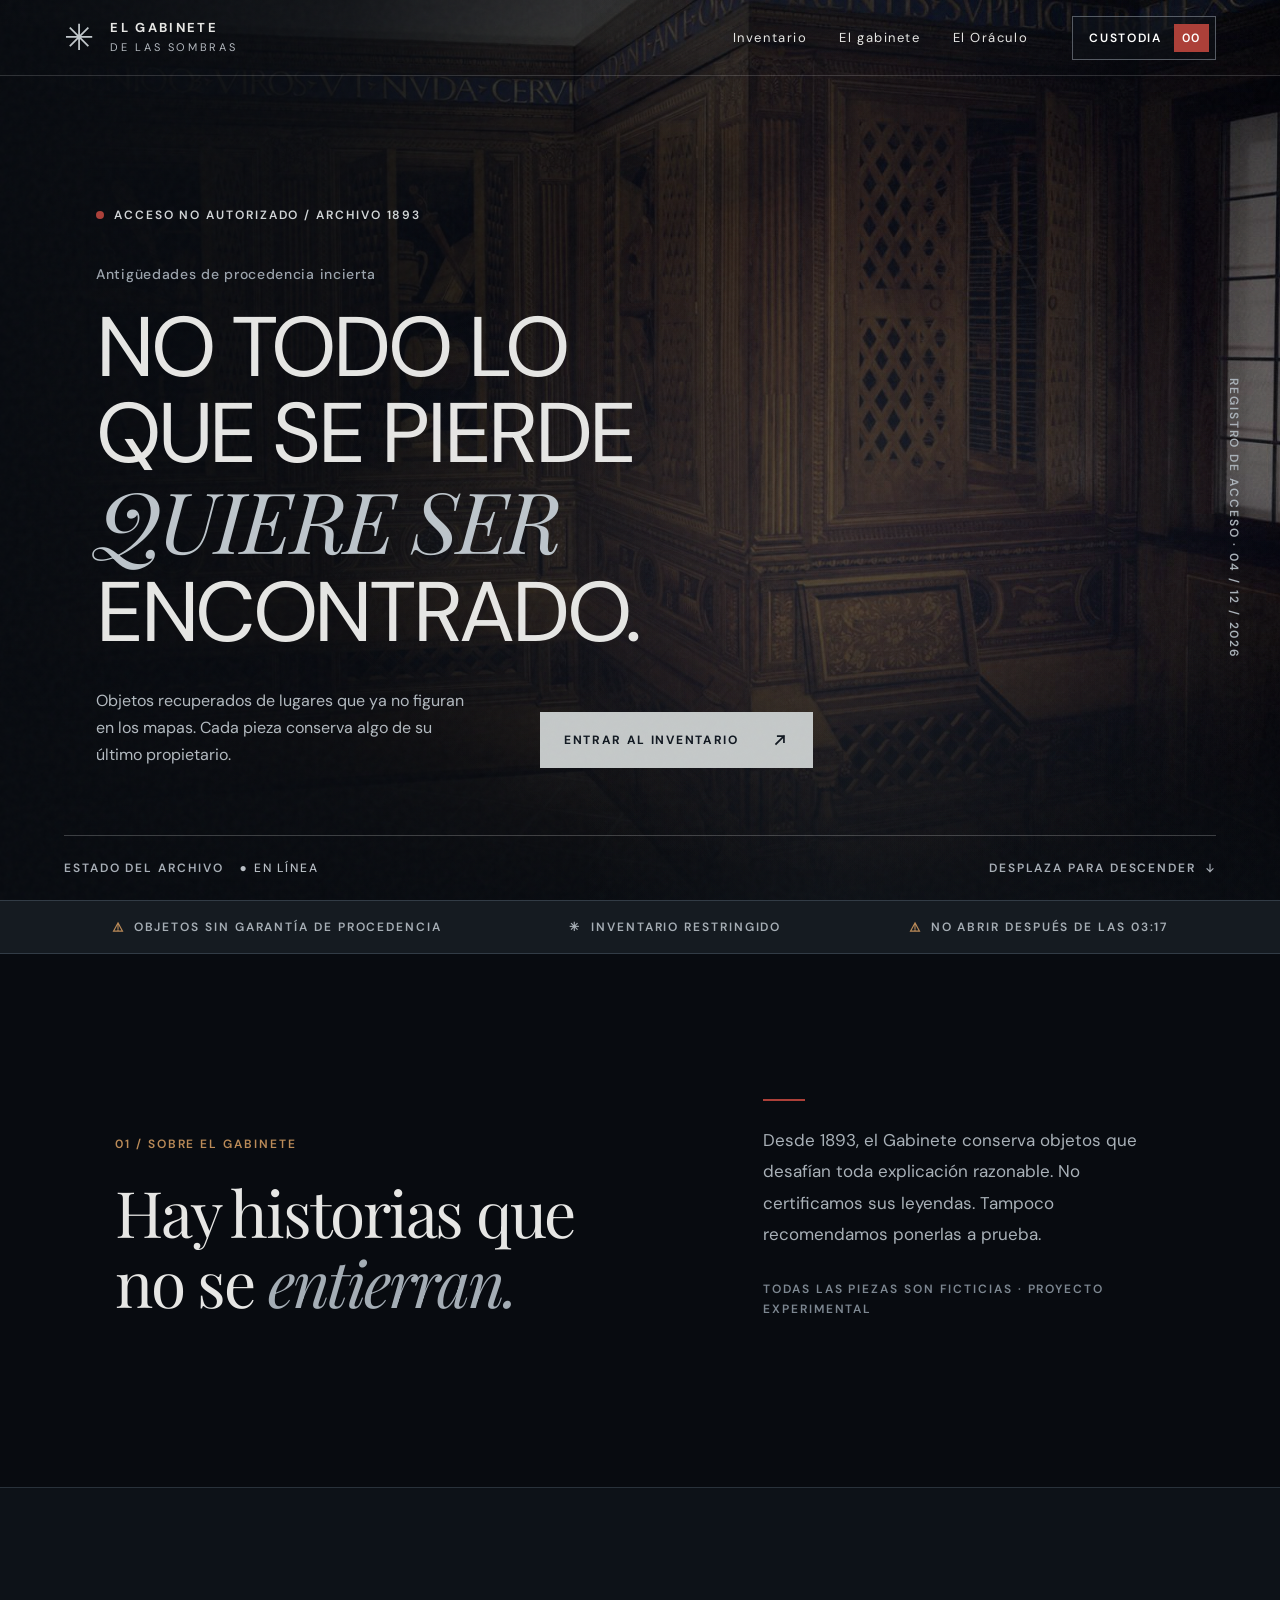
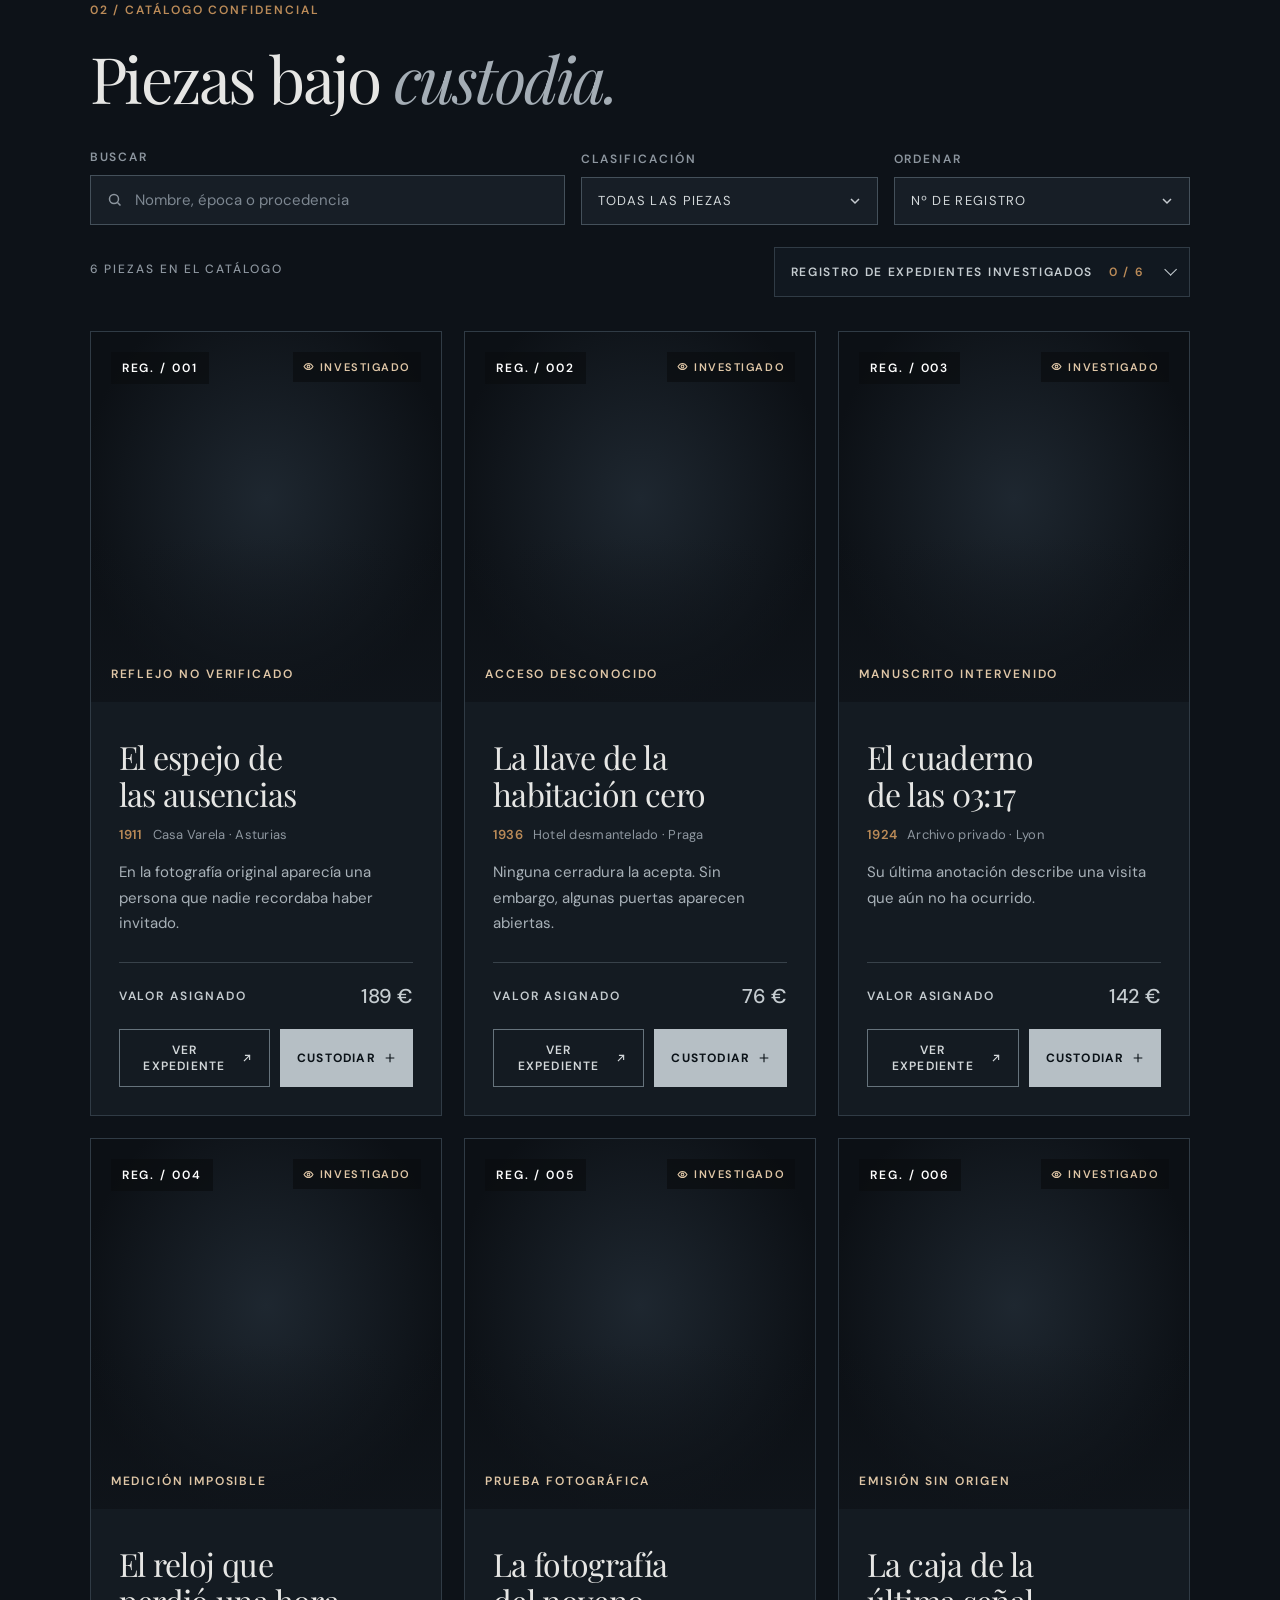
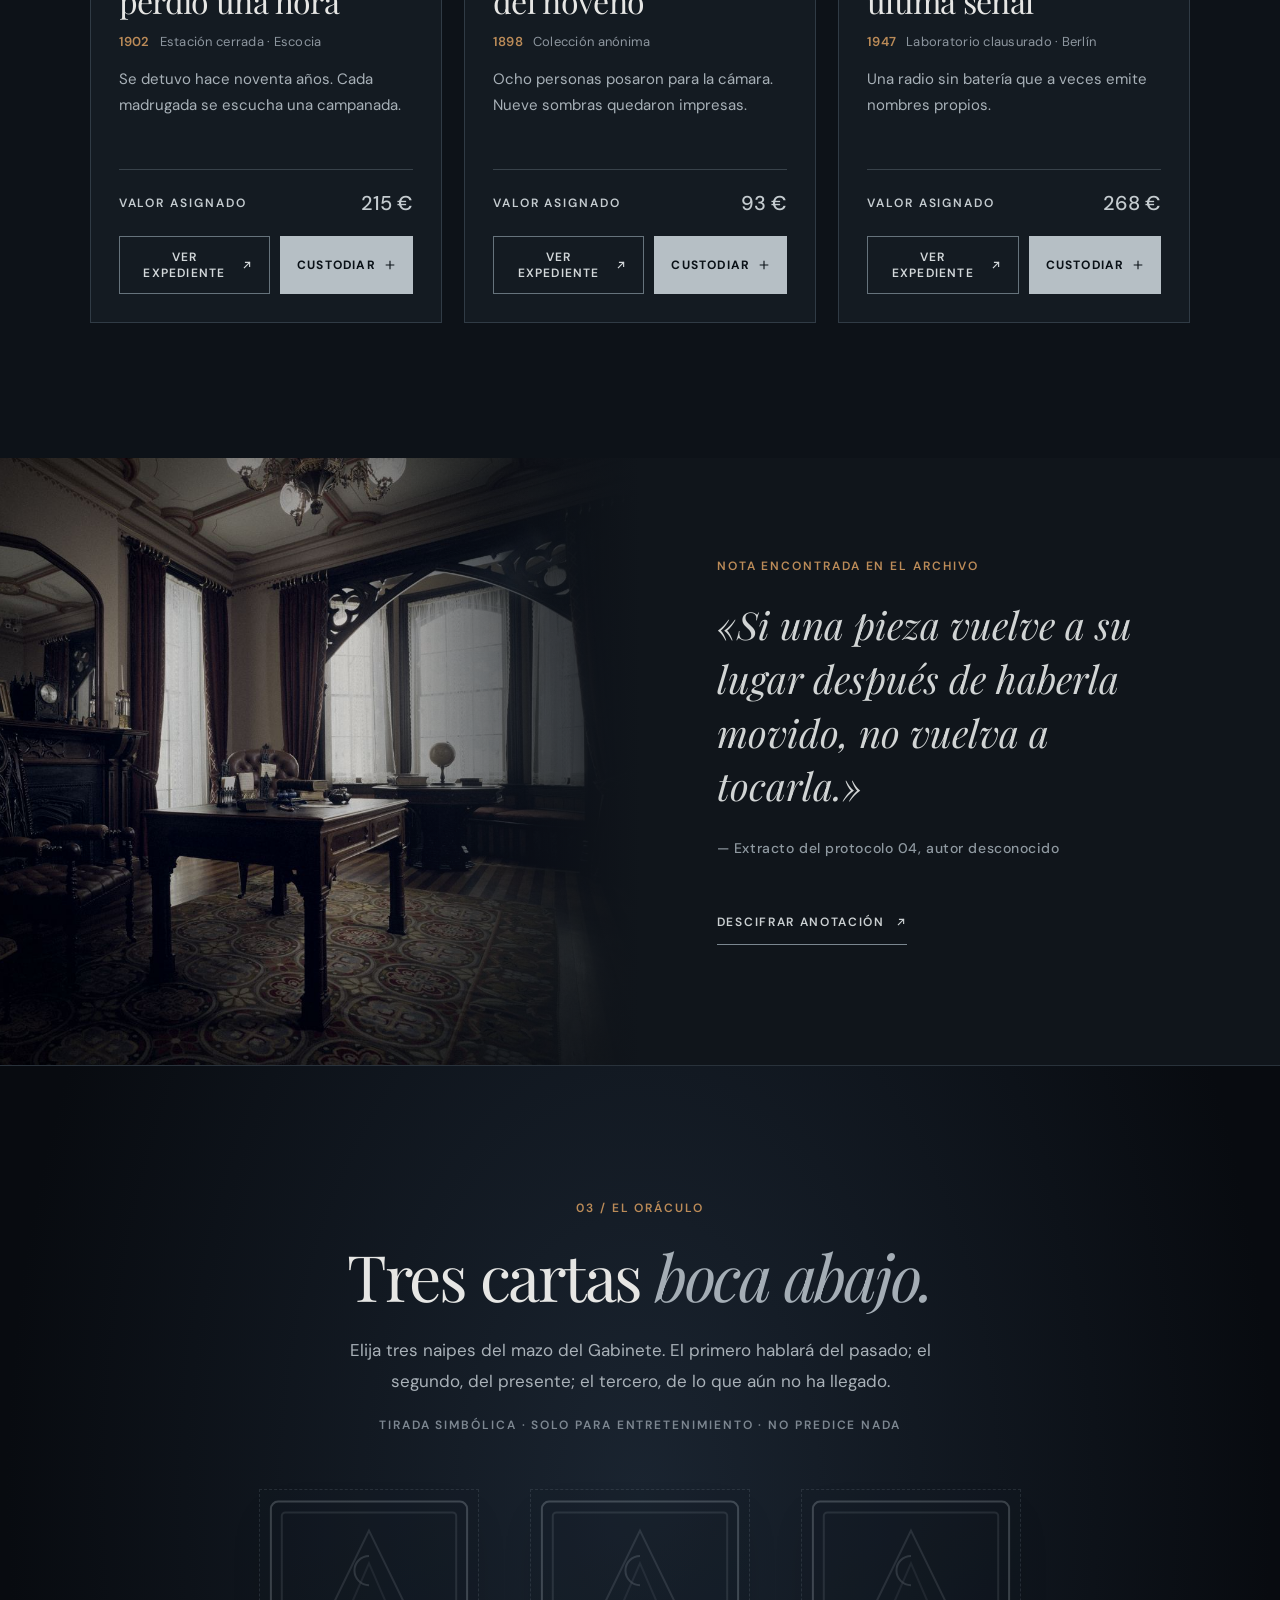
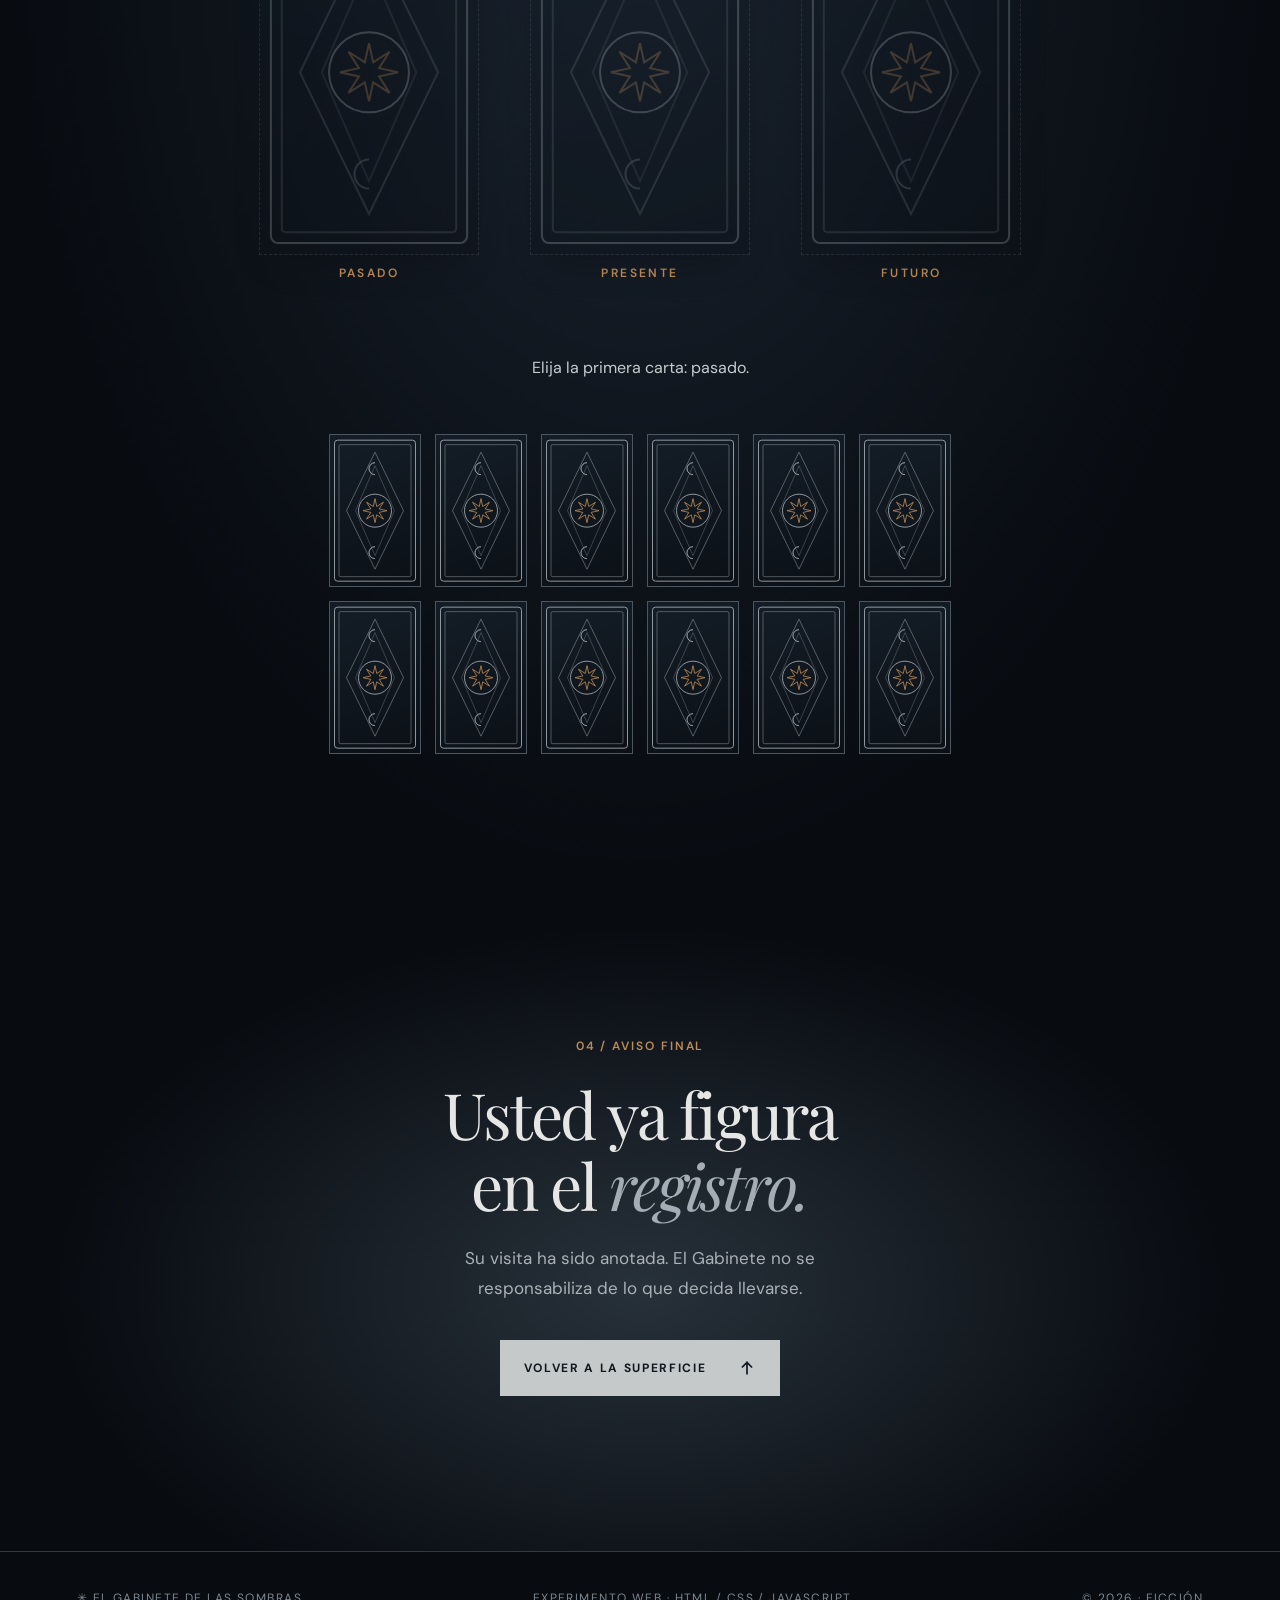
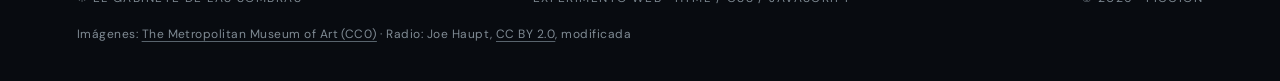
<file: index.html>
<!doctype html>
<html lang="es">
<head>
<meta charset="UTF-8">
<meta name="viewport" content="width=device-width,initial-scale=1">
<meta name="theme-color" content="#080b10">
<meta name="description" content="Inventario reservado de antigüedades de procedencia incierta. Proyecto de ficción.">
<title>El Gabinete de las Sombras — Inventario reservado</title>
<meta http-equiv="Content-Security-Policy" content="default-src 'self'; script-src 'self'; style-src 'self'; img-src 'self' data:; font-src 'self'; connect-src 'none'; object-src 'none'; base-uri 'self'; form-action 'none'">
<meta name="referrer" content="strict-origin-when-cross-origin">
<link rel="preload" href="assets/fonts/dm-sans-latin.woff2" as="font" type="font/woff2" crossorigin>
<link rel="preload" href="assets/hero.jpg" as="image">
<link rel="stylesheet" href="style.css">
<script src="script.js" defer></script>
<script src="oracle.js" defer></script>
</head>
<body>
<a class="skip" href="#inventario">Saltar al inventario</a>
<div class="grain" aria-hidden="true"></div>
<header class="top">
<a class="brand" href="#inicio"><span class="sigil" aria-hidden="true">✳</span><span>EL GABINETE <small>DE LAS SOMBRAS</small></span></a>
<nav aria-label="Principal"><a href="#inventario">Inventario</a><a href="#origen">El gabinete</a><a href="#oraculo">El Oráculo</a></nav>
<button id="basketBtn" class="basket" aria-haspopup="dialog">CUSTODIA <span id="count">00</span><span class="sr"> piezas retenidas</span></button>
</header>
<main>
<section id="inicio" class="hero">
<div class="heroImage" aria-hidden="true"></div><div class="mist" aria-hidden="true"></div>
<div class="heroInner">
<div class="eyebrow"><span class="pulse" aria-hidden="true"></span> ACCESO NO AUTORIZADO / ARCHIVO 1893</div>
<div class="heroTitle"><span class="overline">Antigüedades de procedencia incierta</span><h1>NO TODO LO<br>QUE SE PIERDE<br><em>QUIERE SER</em><br>ENCONTRADO.</h1></div>
<div class="heroFoot"><p>Objetos recuperados de lugares que ya no figuran en los mapas. Cada pieza conserva algo de su último propietario.</p><a class="primary" href="#inventario">ENTRAR AL INVENTARIO <svg class="ico" aria-hidden="true" viewBox="0 0 16 16"><path d="M4.5 11.5l7-7M6 4.5h5.5V10"/></svg></a></div>
</div>
<div class="vertical">REGISTRO DE ACCESO · <span id="accessDate">13 / 10 / 2026</span></div>
<div class="heroBottom">ESTADO DEL ARCHIVO <b>● EN LÍNEA</b><span>DESPLAZA PARA DESCENDER <svg class="ico" aria-hidden="true" viewBox="0 0 16 16"><path d="M8 3v10M4 9l4 4 4-4"/></svg></span></div>
</section>
<section class="marquee" aria-label="Aviso"><span><svg class="ico" aria-hidden="true" viewBox="0 0 16 16"><path d="M8 2.5l6 11H2zM8 6.5v3.5M8 11.6v.4"/></svg> OBJETOS SIN GARANTÍA DE PROCEDENCIA</span><span><span aria-hidden="true">✳</span> INVENTARIO RESTRINGIDO</span><span><svg class="ico" aria-hidden="true" viewBox="0 0 16 16"><path d="M8 2.5l6 11H2zM8 6.5v3.5M8 11.6v.4"/></svg> NO ABRIR DESPUÉS DE LAS 03:17</span></section>
<section class="intro" id="origen">
<div><span class="kicker">01 / SOBRE EL GABINETE</span><h2>Hay historias que<br>no se <i>entierran.</i></h2></div>
<div class="introRight"><div class="redline" aria-hidden="true"></div><p>Desde 1893, el Gabinete conserva objetos que desafían toda explicación razonable. No certificamos sus leyendas. Tampoco recomendamos ponerlas a prueba.</p><p class="micro">TODAS LAS PIEZAS SON FICTICIAS · PROYECTO EXPERIMENTAL</p></div>
</section>
<section id="inventario" class="catalog" aria-labelledby="catalogTitle">
<div class="sectionHead">
<div><span class="kicker">02 / CATÁLOGO CONFIDENCIAL</span><h2 id="catalogTitle">Piezas bajo <i>custodia.</i></h2></div>
</div>
<div class="controls" role="search" aria-label="Buscar en el catálogo">
<div class="field fieldSearch"><label for="search">BUSCAR</label><input id="search" type="search" placeholder="Nombre, época o procedencia" autocomplete="off" spellcheck="false"></div>
<div class="field"><label for="filter">CLASIFICACIÓN</label><select id="filter"><option value="all">TODAS LAS PIEZAS</option><option value="objeto">OBJETOS</option><option value="documento">DOCUMENTOS</option><option value="instrumento">INSTRUMENTOS</option></select></div>
<div class="field"><label for="sort">ORDENAR</label><select id="sort"><option value="reg">Nº DE REGISTRO</option><option value="old">ÉPOCA · MÁS ANTIGUA</option><option value="new">ÉPOCA · MÁS RECIENTE</option><option value="low">VALOR · MENOR</option><option value="high">VALOR · MAYOR</option></select></div>
</div>
<div class="catalogStatus">
<p id="resultCount" class="resultCount" aria-live="polite"></p>
<details class="registry" id="registry"><summary>REGISTRO DE EXPEDIENTES INVESTIGADOS <b id="invCount">0 / 6</b></summary><div class="registryBody"><div class="meter" aria-hidden="true"><span id="invMeter"></span></div><ol id="invList"></ol><button id="invReset" class="linkButton" hidden>BORRAR EL REGISTRO</button></div></details>
</div>
<div id="gallery" class="gallery"></div>
<div id="noResults" class="noResults" hidden><p>Ningún objeto del archivo responde a esa búsqueda.</p><button id="clearSearch" class="outline">MOSTRAR TODAS LAS PIEZAS</button></div>
</section>
<section class="interlude" aria-label="Nota encontrada en el archivo">
<div class="interludePhoto" aria-hidden="true"></div>
<div class="interludeContent"><span class="kicker">NOTA ENCONTRADA EN EL ARCHIVO</span><p>«Si una pieza vuelve a su lugar después de haberla movido, no vuelva a tocarla.»</p><span class="signature">— Extracto del protocolo 04, autor desconocido</span><button id="reveal" class="textButton" aria-expanded="false" aria-controls="hiddenNote">DESCIFRAR ANOTACIÓN <svg class="ico" aria-hidden="true" viewBox="0 0 16 16"><path d="M4.5 11.5l7-7M6 4.5h5.5V10"/></svg></button><div id="hiddenNote" class="hiddenNote" aria-live="polite"></div></div>
</section>
<section id="oraculo" class="oracle" aria-labelledby="oracleTitle">
<div class="oracleIntro"><span class="kicker">03 / EL ORÁCULO</span><h2 id="oracleTitle">Tres cartas <i>boca abajo.</i></h2><p>Elija tres naipes del mazo del Gabinete. El primero hablará del pasado; el segundo, del presente; el tercero, de lo que aún no ha llegado.</p><p class="micro">TIRADA SIMBÓLICA · SOLO PARA ENTRETENIMIENTO · NO PREDICE NADA</p></div>
<ol class="spread" id="spread"></ol>
<p id="oracleStatus" class="oracleStatus" aria-live="polite"></p>
<div class="deck" id="deck" role="group" aria-label="Mazo de doce cartas boca abajo"></div>
<div class="reading" id="reading" hidden><h3 id="readingTitle" tabindex="-1">La lectura del <i>Oráculo.</i></h3><ol id="readingList"></ol><button id="reshuffle" class="outline">BARAJAR DE NUEVO <svg class="ico" aria-hidden="true" viewBox="0 0 16 16"><path d="M2.5 5h8l-2-2M13.5 11h-8l2 2M10.5 5c1.7 0 3 1.3 3 3M5.5 11c-1.7 0-3-1.3-3-3"/></svg></button></div>
</section>
<section class="last" aria-labelledby="lastTitle"><span class="kicker">04 / AVISO FINAL</span><h2 id="lastTitle">Usted ya figura<br>en el <i>registro.</i></h2><p>Su visita ha sido anotada. El Gabinete no se responsabiliza de lo que decida llevarse.</p><a href="#inicio" class="primary">VOLVER A LA SUPERFICIE <svg class="ico" aria-hidden="true" viewBox="0 0 16 16"><path d="M8 13V3M4 7l4-4 4 4"/></svg></a></section>
</main>
<footer><span><span aria-hidden="true">✳</span> EL GABINETE DE LAS SOMBRAS</span><span>EXPERIMENTO WEB · HTML / CSS / JAVASCRIPT</span><span>© 2026 · FICCIÓN</span><span class="credits">Imágenes: <a href="creditos.html">The Metropolitan Museum of Art (CC0)</a> · Radio: Joe Haupt, <a href="https://creativecommons.org/licenses/by/2.0/deed.es">CC BY 2.0</a>, modificada</span></footer>
<dialog id="dossier" aria-labelledby="dossierTitle"><button class="close" id="closeDossier" aria-label="Cerrar expediente"><svg aria-hidden="true" viewBox="0 0 16 16"><path d="M3.5 3.5l9 9M12.5 3.5l-9 9"/></svg></button><div id="dossierBody" class="dialogScroll"></div></dialog>
<dialog id="basketDialog" aria-labelledby="basketTitle"><button class="close" id="closeBasket" aria-label="Cerrar custodia"><svg aria-hidden="true" viewBox="0 0 16 16"><path d="M3.5 3.5l9 9M12.5 3.5l-9 9"/></svg></button><div class="dialogScroll"><div class="dialogInner"><span class="kicker">ARCHIVO DE CUSTODIA</span><h2 id="basketTitle" tabindex="-1">Piezas <i>retenidas.</i></h2><div id="basketList"></div><div class="basketFooter"><span id="total"></span><div class="basketActions"><button id="printActa" class="add">EMITIR ACTA DE CUSTODIA <svg class="ico" aria-hidden="true" viewBox="0 0 16 16"><path d="M4.5 6V2.5h7V6M4.5 11.5h-2v-5h11v5h-2M4.5 9.5h7v4h-7z"/></svg></button><button id="clearBasket" class="outline">LIBERAR TODAS LAS PIEZAS</button></div></div></div></div></dialog>
<section id="acta" class="acta" aria-hidden="true"></section>
<div id="toast" role="status" aria-live="polite"></div>
</body>
</html>
</file>
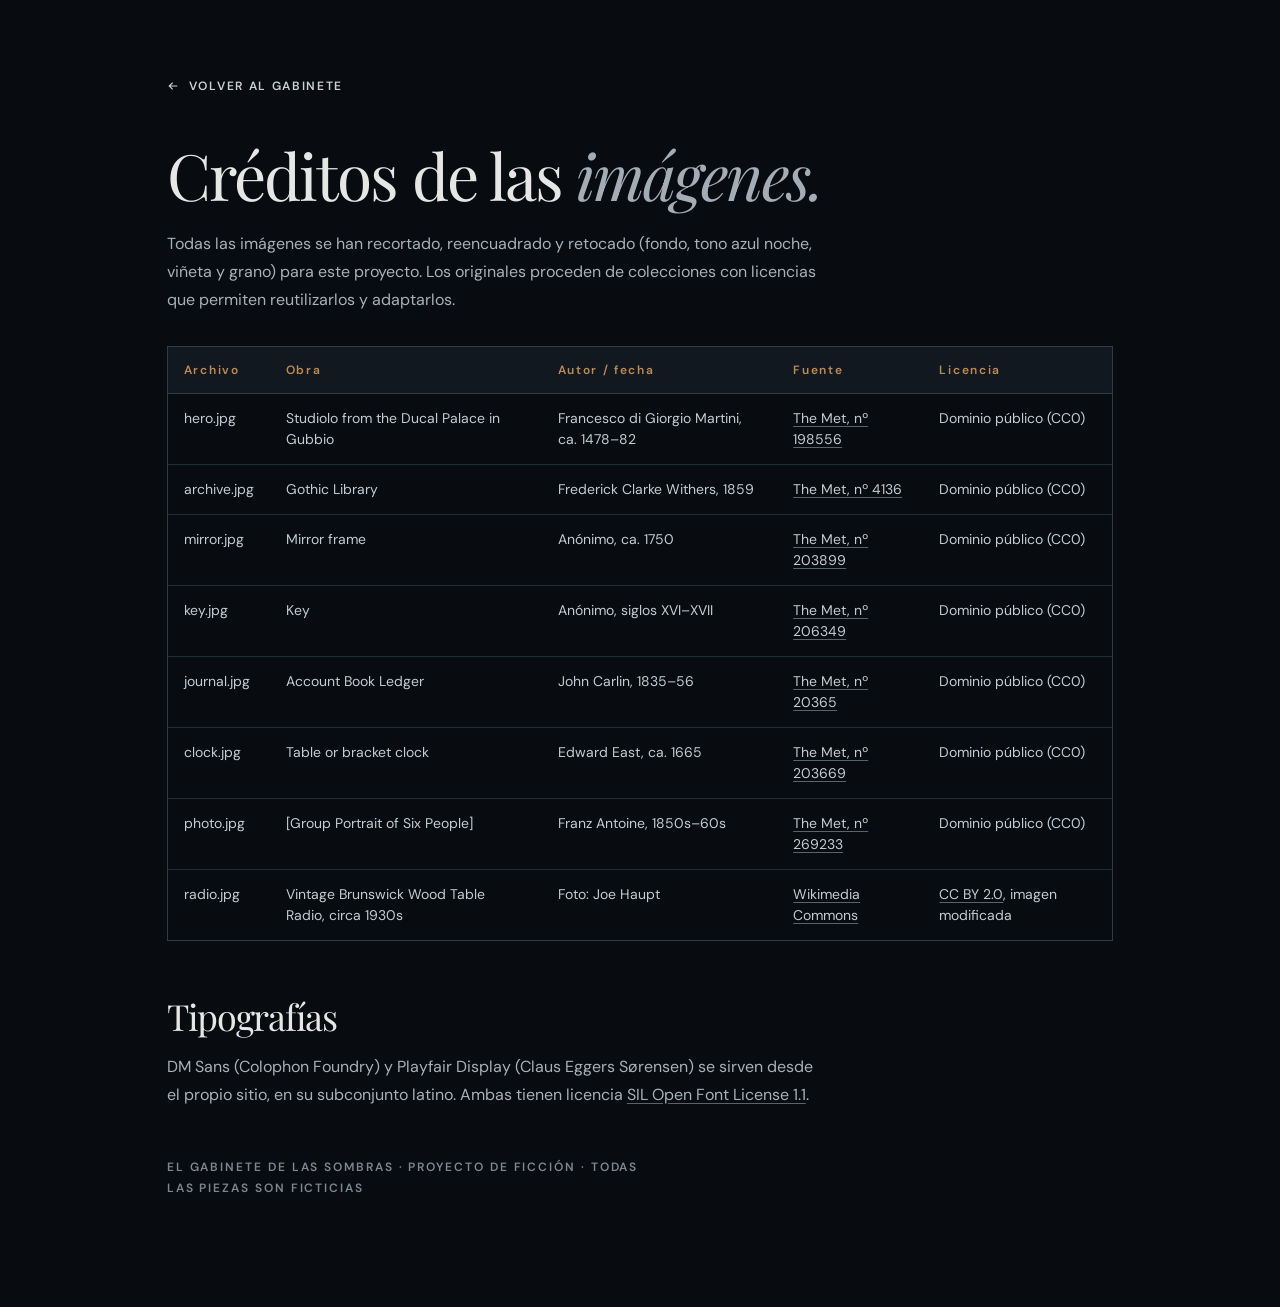
<file: creditos.html>
<!doctype html>
<html lang="es">
<head>
<meta charset="UTF-8">
<meta name="viewport" content="width=device-width,initial-scale=1">
<meta name="theme-color" content="#080b10">
<meta http-equiv="Content-Security-Policy" content="default-src 'self'; script-src 'self'; style-src 'self'; img-src 'self' data:; font-src 'self'; connect-src 'none'; object-src 'none'; base-uri 'self'; form-action 'none'">
<meta name="referrer" content="strict-origin-when-cross-origin">
<title>Créditos — El Gabinete de las Sombras</title>
<link rel="stylesheet" href="style.css">
</head>
<body class="creditsPage">
<main class="creditsMain">
<a class="creditsBack" href="index.html"><svg class="ico" aria-hidden="true" viewBox="0 0 16 16"><path d="M13 8H3M7 4L3 8l4 4"/></svg> VOLVER AL GABINETE</a>
<h1>Créditos de las <i>imágenes.</i></h1>
<p>Todas las imágenes se han recortado, reencuadrado y retocado (fondo, tono azul noche, viñeta y grano) para este proyecto. Los originales proceden de colecciones con licencias que permiten reutilizarlos y adaptarlos.</p>
<div class="creditsTable" role="region" aria-label="Tabla de créditos de las imágenes" tabindex="0">
<table>
<thead><tr><th scope="col">Archivo</th><th scope="col">Obra</th><th scope="col">Autor / fecha</th><th scope="col">Fuente</th><th scope="col">Licencia</th></tr></thead>
<tbody>
<tr><td>hero.jpg</td><td>Studiolo from the Ducal Palace in Gubbio</td><td>Francesco di Giorgio Martini, ca. 1478–82</td><td><a href="https://www.metmuseum.org/art/collection/search/198556">The Met, nº 198556</a></td><td>Dominio público (CC0)</td></tr>
<tr><td>archive.jpg</td><td>Gothic Library</td><td>Frederick Clarke Withers, 1859</td><td><a href="https://www.metmuseum.org/art/collection/search/4136">The Met, nº 4136</a></td><td>Dominio público (CC0)</td></tr>
<tr><td>mirror.jpg</td><td>Mirror frame</td><td>Anónimo, ca. 1750</td><td><a href="https://www.metmuseum.org/art/collection/search/203899">The Met, nº 203899</a></td><td>Dominio público (CC0)</td></tr>
<tr><td>key.jpg</td><td>Key</td><td>Anónimo, siglos XVI–XVII</td><td><a href="https://www.metmuseum.org/art/collection/search/206349">The Met, nº 206349</a></td><td>Dominio público (CC0)</td></tr>
<tr><td>journal.jpg</td><td>Account Book Ledger</td><td>John Carlin, 1835–56</td><td><a href="https://www.metmuseum.org/art/collection/search/20365">The Met, nº 20365</a></td><td>Dominio público (CC0)</td></tr>
<tr><td>clock.jpg</td><td>Table or bracket clock</td><td>Edward East, ca. 1665</td><td><a href="https://www.metmuseum.org/art/collection/search/203669">The Met, nº 203669</a></td><td>Dominio público (CC0)</td></tr>
<tr><td>photo.jpg</td><td>[Group Portrait of Six People]</td><td>Franz Antoine, 1850s–60s</td><td><a href="https://www.metmuseum.org/art/collection/search/269233">The Met, nº 269233</a></td><td>Dominio público (CC0)</td></tr>
<tr><td>radio.jpg</td><td>Vintage Brunswick Wood Table Radio, circa 1930s</td><td>Foto: Joe Haupt</td><td><a href="https://commons.wikimedia.org/wiki/File:Vintage_Brunswick_Wood_Table_Radio,_AM_Band,_5_Vacuum_Tubes,_Resistor_Line_Cord,_No_Model_Number,_Made_In_USA,_Circa_1930s_(13858381414).jpg">Wikimedia Commons</a></td><td><a href="https://creativecommons.org/licenses/by/2.0/deed.es">CC BY 2.0</a>, imagen modificada</td></tr>
</tbody>
</table>
</div>
<h2>Tipografías</h2>
<p>DM Sans (Colophon Foundry) y Playfair Display (Claus Eggers Sørensen) se sirven desde el propio sitio, en su subconjunto latino. Ambas tienen licencia <a href="https://openfontlicense.org">SIL Open Font License 1.1</a>.</p>
<p class="micro">EL GABINETE DE LAS SOMBRAS · PROYECTO DE FICCIÓN · TODAS LAS PIEZAS SON FICTICIAS</p>
</main>
</body>
</html>
</file>
<file: style.css>
@font-face{font-family:'DM Sans';font-style:normal;font-weight:400 700;font-display:swap;src:url('assets/fonts/dm-sans-latin.woff2') format('woff2')}
@font-face{font-family:'Playfair Display';font-style:normal;font-weight:400 600;font-display:swap;src:url('assets/fonts/playfair-display-latin.woff2') format('woff2')}
@font-face{font-family:'Playfair Display';font-style:italic;font-weight:400 500;font-display:swap;src:url('assets/fonts/playfair-display-italic-latin.woff2') format('woff2')}
:root{--bg:#080b10;--bg2:#0d1218;--panel:#10151b;--card:#141b22;--line:#303b45;--line2:#44505a;--text:#e6e6e4;--silver:#c6cbd0;--paper:#c5c9c9;--paperHi:#e6e8e6;--muted:#a9b1b8;--dim:#8d969f;--faint:#7c8790;--red:#ac4039;--rose:#f0b4a6;--amber:#bb8b58;--focus:#d9a36a;--topH:76px;--ease:cubic-bezier(.16,1,.3,1)}
*{box-sizing:border-box}
html{scroll-behavior:smooth;scrollbar-color:#3c4650 var(--bg);-webkit-text-size-adjust:100%}
body{margin:0;background:var(--bg);color:var(--text);font-family:'DM Sans',Arial,sans-serif;font-size:16px;caret-color:var(--amber);accent-color:var(--amber)}
::selection{background:#ac403999;color:#fff}
button,select{font:inherit}button{cursor:pointer}
a{color:inherit;text-decoration:none}
svg.ico{width:1em;height:1em;flex:none;fill:none;stroke:currentColor;stroke-width:1.5;stroke-linecap:square;vertical-align:-.12em}
:focus-visible{outline:2px solid var(--focus);outline-offset:3px}
.sr{position:absolute;width:1px;height:1px;overflow:hidden;clip:rect(0 0 0 0);clip-path:inset(50%);white-space:nowrap}
.skip{position:fixed;left:16px;top:-80px;z-index:200;background:var(--paper);color:#111821;padding:14px 18px;font-size:13px;font-weight:700;letter-spacing:.08em;transition:top .2s var(--ease)}
.skip:focus{top:16px}
.grain{pointer-events:none;position:fixed;inset:0;z-index:30;opacity:.1;background-image:url("data:image/svg+xml,%3Csvg viewBox='0 0 180 180' xmlns='http://www.w3.org/2000/svg'%3E%3Cfilter id='n'%3E%3CfeTurbulence type='fractalNoise' baseFrequency='.7' numOctaves='3' stitchTiles='stitch'/%3E%3C/filter%3E%3Crect width='100%25' height='100%25' filter='url(%23n)' opacity='.25'/%3E%3C/svg%3E")}

/* Cabecera fija: transparente sobre la portada, opaca al descender */
.top{position:fixed;top:0;left:0;right:0;z-index:40;height:var(--topH);padding:0 5%;display:flex;align-items:center;gap:32px;border-bottom:1px solid #ffffff28;transition:background-color .3s,border-color .3s,backdrop-filter .3s}
.top.scrolled{background:#080b10e6;border-color:var(--line);backdrop-filter:blur(8px)}
.brand{display:flex;gap:14px;align-items:center;font-size:13px;font-weight:700;letter-spacing:.18em;line-height:1.6;margin-right:auto;min-height:44px}
.brand small{display:block;font-size:11px;font-weight:400;letter-spacing:.24em;color:#b5bac0}
.sigil{font-size:36px;color:#c1c7cb;font-weight:400;line-height:1}
.top nav{display:flex;gap:8px;align-items:center;font-size:13px;letter-spacing:.12em}
.top nav a{display:inline-flex;align-items:center;min-height:44px;padding:0 12px}
.top nav a:hover,.textButton:hover{color:var(--rose)}
.basket{display:inline-flex;align-items:center;min-height:44px;border:1px solid #a4abb57d;background:#10151b80;color:#fff;padding:0 6px 0 16px;font-size:12px;font-weight:600;letter-spacing:.14em}
.basket:hover{border-color:var(--silver)}
.basket #count{background:var(--red);padding:6px 8px;margin-left:12px;font-variant-numeric:tabular-nums}

/* Portada */
.hero{min-height:820px;height:100vh;max-height:1100px;position:relative;overflow:hidden;background:#070a0f}
.heroImage{position:absolute;inset:0;background:linear-gradient(90deg,#080b10 0%,#080b10e0 28%,#080b1080 58%,#080b1033),linear-gradient(0deg,#080b10 0%,transparent 32%),url('assets/hero.jpg') 70% 46%/cover no-repeat,#0b1016;transform:scale(1.03);animation:zoom 26s ease-in-out infinite alternate}
.mist{position:absolute;inset:0;background:radial-gradient(ellipse at 66% 60%,#9daeb41c,transparent 44%),linear-gradient(90deg,transparent 45%,#8e9eac0b 65%,transparent);animation:drift 14s ease-in-out infinite alternate;pointer-events:none}
.heroInner{position:relative;z-index:1;width:85%;max-width:1400px;margin:auto;padding-top:clamp(170px,23vh,260px)}
.eyebrow,.kicker,.overline,.micro,.vertical,.heroBottom,.marquee,.controls label,.cardIndex,.cardTag,.cardFoot,.signature,.resultCount{font-size:12px;letter-spacing:.16em;font-weight:600}
.eyebrow{color:#d2d6d8;display:flex;align-items:center;gap:10px}
.pulse{display:inline-block;width:8px;height:8px;background:var(--red);border-radius:50%}
.heroTitle{margin-top:40px}
.overline{color:#9ca4ad;letter-spacing:.05em;font-size:14px;font-weight:500}
.hero h1{font-size:clamp(48px,6.6vw,96px);letter-spacing:-.04em;line-height:1.02;margin:20px 0 32px;font-weight:400;text-wrap:balance}
.hero h1 em{font-weight:400;color:#bdc5cb;font-family:'Playfair Display',serif;letter-spacing:-.03em}
.heroFoot{display:flex;align-items:end;gap:64px}
.heroFoot p{max-width:380px;color:#b3bac0;line-height:1.7;font-size:16px;margin:0}
.primary{display:inline-flex;align-items:center;justify-content:space-between;gap:32px;min-height:56px;background:var(--paper);color:#111821;padding:18px 24px;font-size:12px;letter-spacing:.14em;font-weight:700;transition:background-color .2s,transform .3s var(--ease)}
.primary:hover{background:var(--paperHi)}
.primary .ico{font-size:18px}
.vertical{position:absolute;right:3%;top:42%;writing-mode:vertical-rl;color:var(--muted)}
.heroBottom{position:absolute;bottom:0;left:5%;right:5%;padding:24px 0;border-top:1px solid #ffffff35;display:flex;gap:16px;color:#a8afb7}
.heroBottom b{color:#b9bfc6;font-weight:500}
.heroBottom span{margin-left:auto;display:inline-flex;gap:8px;align-items:center}

.marquee{display:flex;justify-content:space-around;flex-wrap:wrap;gap:12px 32px;padding:18px 5%;background:#151b21;color:#a6aeb5;border-block:1px solid #323c46}
.marquee>span{display:inline-flex;align-items:center;gap:10px}
.marquee .ico{color:var(--amber)}

section[id]{scroll-margin-top:var(--topH)}
.intro{display:grid;grid-template-columns:1.3fr 1fr;gap:12%;padding:145px 9%;align-items:end}
.kicker{color:var(--amber)}
h2{font:400 clamp(40px,5vw,76px)/1.1 'Playfair Display',Georgia,serif;letter-spacing:-.035em;margin:24px 0;text-wrap:balance}
h2 i{color:#a4adb5;font-weight:400}
.introRight{padding-bottom:10px}
.introRight p{color:var(--muted);font-size:17px;line-height:1.85;max-width:62ch}
.redline{width:42px;height:2px;background:var(--red);margin-bottom:24px}
.introRight .micro{font-size:12px;color:#7d8791;line-height:1.7;margin-top:28px}

/* Catálogo */
.catalog{padding:110px 7% 135px;background:var(--bg2);border-top:1px solid #29323b}
.sectionHead{margin-bottom:36px}
.controls{display:grid;grid-template-columns:minmax(0,1.6fr) minmax(0,1fr) minmax(0,1fr);gap:16px;align-items:end}
.field{display:grid;gap:10px}
.controls label{color:var(--dim)}
.controls input{appearance:none;background:#171e26 url("data:image/svg+xml,%3Csvg xmlns='http://www.w3.org/2000/svg' viewBox='0 0 16 16' fill='none' stroke='%238d969f' stroke-width='1.5'%3E%3Ccircle cx='7' cy='7' r='4.5'/%3E%3Cpath d='M10.5 10.5l3 3'/%3E%3C/svg%3E") 16px center/16px no-repeat;color:var(--text);border:1px solid var(--line2);padding:14px 16px 14px 44px;min-height:48px;width:100%;font:inherit;font-size:15px;border-radius:0}
.controls input::placeholder{color:#7d8791}
.controls input:hover{border-color:#6b7781}
.controls input::-webkit-search-cancel-button{filter:invert(.7)}
.controls select{width:100%;appearance:none;background:#171e26 url("data:image/svg+xml,%3Csvg xmlns='http://www.w3.org/2000/svg' viewBox='0 0 16 16' fill='none' stroke='%23c6cbd0' stroke-width='1.5'%3E%3Cpath d='M4 6l4 4 4-4'/%3E%3C/svg%3E") right 14px center/16px no-repeat;color:#d3d8da;border:1px solid var(--line2);padding:14px 44px 14px 16px;min-height:48px;min-width:0;font-size:13px;text-overflow:ellipsis;letter-spacing:.1em;border-radius:0}
.controls select:hover{border-color:#6b7781}
.resultCount{margin:0;color:var(--dim);font-weight:500}
.catalogStatus{display:flex;justify-content:space-between;align-items:start;gap:16px 32px;flex-wrap:wrap;margin:22px 0 34px}
.catalogStatus .resultCount{padding-top:14px}
.registry{min-width:min(100%,380px);border:1px solid var(--line);background:#111820}
.registry summary{display:flex;align-items:center;justify-content:space-between;gap:16px;min-height:48px;padding:0 16px;cursor:pointer;list-style:none;font-size:12px;letter-spacing:.14em;font-weight:600;color:#c5ccd0}
.registry summary::-webkit-details-marker{display:none}
.registry summary:after{content:'';width:8px;height:8px;border-right:1.5px solid currentColor;border-bottom:1.5px solid currentColor;transform:rotate(45deg) translateY(-3px);transition:transform .3s var(--ease);margin-left:4px}
.registry[open] summary:after{transform:rotate(-135deg) translateY(-1px)}
.registry summary b{margin-left:auto;white-space:nowrap;color:var(--amber);font-variant-numeric:tabular-nums;font-weight:600}
.registryBody{padding:0 16px 16px}
.meter{height:2px;background:#26303a;margin-bottom:12px}
.meter span{display:block;height:100%;width:0;background:var(--amber);transition:width .6s var(--ease)}
.registry ol{list-style:none;margin:0;padding:0;counter-reset:inv}
.registry li{border-bottom:1px solid #222c35}
.registry li.empty{padding:12px 0;color:var(--muted);font-size:15px;border:0}
.linkButton{display:flex;align-items:center;width:100%;min-height:44px;background:none;border:0;color:#cbd0d2;padding:0;text-align:left;font-size:14px;letter-spacing:.02em}
.linkButton:hover{color:var(--rose)}
#invReset{margin-top:6px;font-size:12px;letter-spacing:.12em;color:#c99d94;width:auto}
.noResults{border:1px dashed var(--line2);padding:48px 24px;text-align:center;color:var(--muted);font-size:16px}
.noResults p{margin:0 0 20px}
.cardSeen{position:absolute;top:20px;right:20px;z-index:1;display:inline-flex;align-items:center;gap:6px;color:#e0c7a7;background:#0a0d10b8;padding:8px 10px;font-size:11px;letter-spacing:.14em;font-weight:600}
.cardMeta{display:flex;gap:10px;align-items:baseline;margin:-4px 0 14px!important;min-height:0!important;font-size:13px!important;letter-spacing:.02em;color:var(--dim)!important}
.cardMeta span{color:var(--amber);font-weight:600;font-variant-numeric:tabular-nums}
.gallery{display:grid;grid-template-columns:repeat(3,minmax(0,1fr));gap:22px}
.card{background:var(--card);border:1px solid var(--line);position:relative;overflow:hidden;transition:border-color .25s,transform .4s var(--ease)}
.cardVisual{position:relative;height:370px;overflow:hidden;background:radial-gradient(ellipse at 50% 45%,#1e2730,#0c1015 75%)}
.cardVisual img{width:100%;height:100%;object-fit:cover;filter:saturate(.85) brightness(.94);transition:transform .8s var(--ease),filter .4s}
.cardVisual:after{content:'';position:absolute;inset:0;background:linear-gradient(0deg,#10151bc7,transparent 45%);pointer-events:none}
.noimg img{display:none}
.cardIndex{position:absolute;top:20px;left:20px;z-index:1;color:#fff;background:#0a0d10b8;padding:8px 11px}
.cardTag{position:absolute;bottom:20px;left:20px;right:20px;z-index:1;color:#e0c7a7}
.cardBody{padding:28px}
.cardBody h3{font:400 32px/1.16 'Playfair Display',Georgia,serif;letter-spacing:-.02em;margin:8px 0 14px;min-height:76px;text-wrap:balance}
.cardBody p{font-size:15px;color:#a8b1b8;line-height:1.7;min-height:78px;margin:0}
.cardFoot{border-top:1px solid #38424a;margin-top:24px;padding-top:20px;display:flex;align-items:center;justify-content:space-between;color:#c5ccd0}
.cardFoot b{font-size:20px;letter-spacing:0;font-weight:500;font-variant-numeric:tabular-nums}
.cardActions{display:flex;gap:10px;margin-top:20px}
.outline,.add{display:inline-flex;align-items:center;justify-content:center;gap:8px;min-height:46px;padding:12px 16px;font-size:12px;letter-spacing:.1em;font-weight:600;text-align:center;transition:background-color .2s,border-color .2s,color .2s}
.outline{background:transparent;border:1px solid #66737c;color:#d3d8da}
.outline:hover{border-color:var(--silver);background:#26313b}
.add{background:#b6bfc5;color:#0b1218;border:1px solid #b6bfc5;font-weight:700;flex:1}
.add:hover{background:#e0e5e7}
.add[aria-pressed=true]{background:transparent;color:#e0c7a7;border-color:#7b6a55}
.add[aria-pressed=true]:hover{background:#2a241d}

/* Nota del archivo */
.interlude{min-height:590px;display:grid;grid-template-columns:1fr 1fr;background:var(--panel)}
.interludePhoto{background:linear-gradient(90deg,transparent 55%,#10151b),url('assets/archive.jpg') 62% center/cover,radial-gradient(ellipse,#1e2730,#0c1015)}
.interludeContent{padding:100px 12%;display:flex;flex-direction:column;align-items:start;justify-content:center}
.interludeContent>p{font:italic 400 clamp(27px,3vw,44px)/1.4 'Playfair Display',serif;color:#d1d4d4;margin:24px 0}
.signature{color:#8f99a1;line-height:1.7;letter-spacing:.04em;font-size:14px;font-weight:500}
.textButton{display:inline-flex;align-items:center;gap:10px;min-height:44px;margin-top:40px;background:transparent;border:0;border-bottom:1px solid #7b8790;color:#cbd0d2;padding:8px 0;letter-spacing:.14em;font-size:12px;font-weight:600}
.hiddenNote{color:#d09a8f;font:italic 19px/1.6 'Playfair Display',serif;margin-top:20px;max-width:46ch}

.last{text-align:center;padding:140px 20px 155px;background:radial-gradient(ellipse at 50% 60%,#27313a,#080b10 65%)}
.last p{max-width:440px;color:#aab1b7;margin:20px auto 36px;font-size:17px;line-height:1.75}
footer{display:flex;justify-content:space-between;gap:16px 24px;flex-wrap:wrap;padding:36px 6%;border-top:1px solid #303a42;color:var(--faint);font-size:12px;letter-spacing:.12em;line-height:1.7}
footer .credits{flex-basis:100%;letter-spacing:.04em;color:#7f8a93}
footer a{display:inline-block;padding:12px 0;margin:-12px 0;text-decoration:underline;text-underline-offset:3px;text-decoration-color:#58636c}
footer a:hover{color:var(--silver)}

/* Ventanas: la ✕ queda fija y solo se desplaza el contenido */
dialog{background:#111820;color:#e7e7e4;border:1px solid #6b7379;padding:0;width:min(920px,92vw);max-height:90vh;box-shadow:0 30px 90px -20px #000e;overflow:hidden}
dialog[open]{display:flex;flex-direction:column}
dialog::backdrop{background:#020508e0}
.dialogScroll{overflow:auto;overscroll-behavior:contain;max-height:90vh;scrollbar-color:#3c4650 #111820}
.close{position:absolute;right:14px;top:14px;z-index:3;display:grid;place-items:center;background:#0a0e12e6;color:#fff;border:1px solid #75808a;width:44px;height:44px;padding:0}
.close:hover{border-color:var(--silver);background:#1b232b}
.close svg{width:18px;height:18px;fill:none;stroke:currentColor;stroke-width:1.5}
.dossierGrid{display:grid;grid-template-columns:1fr 1fr}
.dossierPhoto{background:radial-gradient(ellipse at 50% 45%,#1e2730,#0c1015 75%);min-height:560px}
.dossierPhoto img{display:block;width:100%;height:100%;min-height:560px;object-fit:cover}
.dialogInner{padding:56px 44px}
.dialogInner h2{font-size:44px;margin:18px 0 22px;padding-right:40px}
.dialogInner h2:focus{outline:none}
.dialogInner p{color:#b3bac0;line-height:1.75;font-size:16px}
.dialogInner .warning{display:flex;gap:12px;align-items:baseline;border:1px solid #ac403966;padding:14px 18px;background:#4c22211f;color:#dfb0a6}
.warning .ico{color:#e07a6e;transform:translateY(2px)}
.dossierActions{display:flex;flex-wrap:wrap;gap:10px;margin-top:28px}
.dossierActions .add{flex:0 1 auto}
.secretText{color:#dbada3;font-style:italic;font-family:'Playfair Display',serif;font-size:19px!important;margin:18px 0 0}
.secretText:empty{display:none}
.basketItem{display:flex;justify-content:space-between;align-items:center;gap:12px;border-bottom:1px solid #35404a;padding:12px 0;color:#c7cdd0;font-size:15px}
.basketItem>span:last-child{display:inline-flex;align-items:center;gap:6px;font-variant-numeric:tabular-nums;white-space:nowrap}
.basketItem button{display:grid;place-items:center;width:44px;height:44px;background:none;color:#d6a69c;border:1px solid transparent;padding:0}
.basketItem button:hover{border-color:#6b4a45;background:#2a1b1b}
.basketItem button svg{width:16px;height:16px;fill:none;stroke:currentColor;stroke-width:1.5}
.empty{color:var(--muted)}
.basketFooter{display:flex;justify-content:space-between;gap:20px;align-items:center;margin-top:30px}
.basketFooter span{font-size:20px;font-variant-numeric:tabular-nums}
.basketFooter{flex-wrap:wrap}
.basketActions{display:flex;flex-wrap:wrap;gap:10px}
.basketActions .add{flex:0 1 auto}
.outline.confirm{border-color:#c4655b;color:#f2c1b8;background:#3a1d1c}

#toast{position:fixed;right:24px;bottom:24px;z-index:100;max-width:min(420px,calc(100vw - 32px));background:#d3d7d7;color:#10161c;padding:16px 22px;font-size:14px;line-height:1.5;letter-spacing:.02em;box-shadow:0 12px 32px -10px #000c;opacity:0;transform:translateY(16px);transition:opacity .3s,transform .4s var(--ease);pointer-events:none}
#toast.show{opacity:1;transform:translateY(0)}

/* El Oráculo */
.oracle{position:relative;padding:130px 7% 140px;background:radial-gradient(ellipse at 50% 30%,#1a2430,var(--bg) 70%);border-top:1px solid #29323b;overflow:hidden}
.oracleIntro{max-width:640px;margin:0 auto 56px;text-align:center}
.oracleIntro>p:not(.micro){color:var(--muted);font-size:17px;line-height:1.8}
.oracleIntro .micro{font-size:12px;color:#7d8791;margin-top:20px}
.spread{list-style:none;margin:0 auto;padding:0;display:grid;grid-template-columns:repeat(3,minmax(0,220px));justify-content:center;gap:clamp(12px,4vw,56px)}
.slot{display:grid;justify-items:center;gap:10px;text-align:center}
.tcard{position:relative;width:100%;aspect-ratio:3/5;transform-style:preserve-3d;transition:transform .9s var(--ease)}
.tcard.flipped{transform:rotateY(180deg)}
.tBack,.tFace{position:absolute;inset:0;backface-visibility:hidden;-webkit-backface-visibility:hidden;border:1px solid #5d6872;box-shadow:0 18px 40px -18px #000}
.tFace{transform:rotateY(180deg);background:radial-gradient(ellipse at 50% 42%,#223040,#0d131a 78%);border-color:#8a949c}
.slot:not(.filled) .tBack{opacity:.28;border-style:dashed}
.tBackArt{display:block;width:100%;height:100%;background:linear-gradient(160deg,#141d27,#0b1016);fill:none;stroke:#aab3ba;stroke-width:1.1}
.tBackArt .a,.tFaceArt .a{stroke:var(--amber)}
.tFaceArt{position:absolute;inset:7px;border:1px solid #ffffff1f;display:grid;grid-template-rows:auto 1fr auto;justify-items:center;align-items:center;padding:12px 8px}
.tFaceArt svg{width:88%;fill:none;stroke:#d5dade;stroke-width:1.5;stroke-linecap:round;stroke-linejoin:round}
.tNum{font:400 20px/1 'Playfair Display',serif;color:#e0c7a7}
.tName{font-size:12px;letter-spacing:.14em;font-weight:600;color:#d5dade;text-transform:uppercase;text-align:center;line-height:1.3}
.slotLabel{font-size:12px;letter-spacing:.2em;font-weight:600;color:var(--amber)}
.slotName{font:italic 400 18px/1.3 'Playfair Display',serif;color:#d1d4d4;min-height:1.3em}
.oracleStatus{text-align:center;color:#c5ccd0;font-size:16px;line-height:1.6;max-width:56ch;margin:40px auto 28px;min-height:3.2em}
.deck{display:grid;grid-template-columns:repeat(6,minmax(0,92px));justify-content:center;gap:14px;max-width:640px;margin:0 auto}
.deckCard{position:relative;padding:0;border:1px solid #4b5660;background:none;aspect-ratio:3/5;transition:transform .4s var(--ease),opacity .4s,border-color .2s}
.deckCard svg{display:block;width:100%;height:100%}
.deckCard.taken{opacity:.18;cursor:default}
.deck.done .deckCard:not(.taken){opacity:.45;cursor:default}
.deck.shuffling .deckCard{animation:shuffle .6s var(--ease)}
.deck.shuffling .deckCard:nth-child(odd){animation-direction:reverse}
.reading{max-width:980px;margin:64px auto 0;text-align:center}
.reading h3{font:400 clamp(30px,3.4vw,44px)/1.15 'Playfair Display',serif;margin:0 0 32px;letter-spacing:-.02em}
.reading h3:focus{outline:none}
.reading h3 i{color:#a4adb5}
.reading ol{list-style:none;margin:0 0 40px;padding:0;display:grid;grid-template-columns:repeat(3,minmax(0,1fr));gap:18px;text-align:left}
.readingItem{border:1px solid var(--line);background:#111820cc;padding:24px;animation:rise .6s var(--ease) both}
.readingPos{font-size:12px;letter-spacing:.18em;font-weight:600;color:var(--amber)}
.readingItem h4{font:400 26px/1.2 'Playfair Display',serif;margin:10px 0 4px}
.readingKeys{margin:0 0 12px;color:var(--dim);font-size:13px;letter-spacing:.08em}
.readingItem p:last-child{margin:0;color:#b3bac0;font-size:16px;line-height:1.7}
@keyframes shuffle{40%{transform:translate(18px,-10px) rotate(4deg)}70%{transform:translate(-12px,6px) rotate(-3deg)}}
@keyframes rise{from{opacity:0;transform:translateY(12px)}}

/* Página de créditos */
.creditsMain{max-width:1100px;margin:0 auto;padding:64px 6% 96px}
.creditsBack{display:inline-flex;align-items:center;gap:10px;min-height:44px;font-size:12px;letter-spacing:.14em;font-weight:600;color:#cbd0d2}
.creditsBack:hover{color:var(--rose)}
.creditsMain h1{font:400 clamp(38px,5vw,64px)/1.1 'Playfair Display',Georgia,serif;letter-spacing:-.03em;margin:32px 0 20px}
.creditsMain h1 i{color:#a4adb5}
.creditsMain h2{font-size:clamp(28px,3vw,36px);margin:56px 0 12px}
.creditsMain p{color:var(--muted);font-size:16px;line-height:1.75;max-width:60ch}
.creditsMain .micro{font-size:12px;letter-spacing:.16em;font-weight:600;color:#7d8791;margin-top:48px}
.creditsMain a:not(.creditsBack){text-decoration:underline;text-underline-offset:3px;text-decoration-color:#58636c}
.creditsMain a:hover{color:var(--silver)}
.creditsTable{overflow-x:auto;margin-top:32px;border:1px solid var(--line)}
.creditsTable table{width:100%;min-width:720px;border-collapse:collapse;font-size:14px;line-height:1.5}
.creditsTable th{text-align:left;font-size:12px;letter-spacing:.14em;color:var(--amber);font-weight:600;padding:14px 16px;border-bottom:1px solid var(--line);background:#111820}
.creditsTable td{padding:14px 16px;border-bottom:1px solid #222c35;color:#c5ccd0;vertical-align:top}
.creditsTable tr:last-child td{border-bottom:0}

/* Acta de custodia: solo se ve al imprimir */
.acta{display:none}
@media print{
@page{margin:18mm}
body{background:#fff;color:#14181d}
body>*:not(#acta){display:none!important}
.acta{display:block!important;font:11pt/1.55 'DM Sans',Arial,sans-serif;color:#14181d}
.actaHead{display:flex;justify-content:space-between;align-items:baseline;border-bottom:1.5pt solid #14181d;padding-bottom:8pt;font-size:9pt;letter-spacing:.18em;font-weight:700}
.actaBrand small{font-weight:400;letter-spacing:.2em}
.actaNum{font-variant-numeric:tabular-nums}
.acta h1{font:400 30pt/1.1 'Playfair Display',Georgia,serif;margin:22pt 0 10pt;letter-spacing:-.02em}
.acta h1 i{color:#6b5236}
.actaLead{max-width:62ch;margin:0 0 16pt}
.acta table{width:100%;border-collapse:collapse;font-size:10pt}
.acta th{text-align:left;font-size:8pt;letter-spacing:.14em;text-transform:uppercase;border-bottom:1pt solid #14181d;padding:6pt 6pt 6pt 0}
.acta td{border-bottom:.5pt solid #b9bec3;padding:7pt 6pt 7pt 0;vertical-align:top}
.acta .num{text-align:right;white-space:nowrap;font-variant-numeric:tabular-nums}
.acta tfoot td{border-bottom:0;border-top:1pt solid #14181d;font-weight:700;letter-spacing:.06em}
.acta tr{break-inside:avoid}
.actaClause{font-style:italic;margin:18pt 0 40pt;max-width:66ch}
.actaSign{display:flex;gap:40pt}
.actaSign div{flex:1;border-top:.75pt solid #14181d;padding-top:6pt;font-size:9pt;letter-spacing:.12em;text-transform:uppercase}
.actaFoot{margin-top:30pt;font-size:8pt;letter-spacing:.1em;color:#5d646b}
}

@keyframes zoom{to{transform:scale(1.09)}}
@keyframes drift{to{transform:translateX(35px);opacity:.55}}

@media(hover:hover){.card:hover{transform:translateY(-6px);border-color:#88939b}.card:hover img{transform:scale(1.06);filter:saturate(.95) brightness(1.02)}.primary:hover{transform:translateY(-3px)}}

@media(max-width:1000px){.gallery{grid-template-columns:repeat(2,minmax(0,1fr))}.intro{padding:100px 6%;gap:5%}.interludeContent{padding:70px 8%}.top{gap:16px}}

@media(max-width:650px){
:root{--topH:64px}
.top{height:auto;min-height:var(--topH);padding:10px 16px 6px;flex-wrap:wrap;gap:0 8px}
.brand{font-size:12px;gap:10px;line-height:1.35}
.brand small{font-size:11px;letter-spacing:.18em}
.sigil{font-size:28px}
.top nav{order:3;flex-basis:100%;margin:2px -12px 0;gap:0;font-size:13px}
.top.scrolled nav{display:none}
.basket{padding-left:12px;font-size:12px}
.hero{min-height:760px;height:100svh}
.heroImage{background-position:0 0,0 0,64% center,0 0}
.heroInner{width:auto;margin:0 16px;padding-top:190px}
.hero h1{font-size:clamp(42px,12vw,64px)}
.heroFoot{display:block}
.heroFoot p{margin-bottom:28px}
.vertical{display:none}
.heroBottom{left:16px;right:16px}
.heroBottom span{display:none}
.marquee{flex-direction:column;align-items:flex-start;padding:18px 16px}
.intro{display:block;padding:88px 16px}
.introRight{margin-top:32px}
.catalog{padding:80px 16px}
.controls{grid-template-columns:minmax(0,1fr) minmax(0,1fr);gap:14px}
.fieldSearch{grid-column:1/-1}
.catalogStatus{display:block}
.registry{margin-top:14px;width:100%}
.gallery{grid-template-columns:1fr}
.cardVisual{height:400px}
.cardBody{padding:24px 20px}
.cardBody h3{min-height:0}
.cardBody p{min-height:0}
.cardActions{flex-wrap:wrap}
.cardActions>*{flex:1 1 140px}
.interlude{display:block}
.interludePhoto{height:330px;background:linear-gradient(0deg,#10151b,transparent 40%),url('assets/archive.jpg') 62% center/cover,#0c1015}
.interludeContent{padding:64px 16px 80px}
.dialogScroll{max-height:88vh}
dialog{width:calc(100vw - 24px);max-height:88vh}
.dossierGrid{display:block}
.dossierPhoto,.dossierPhoto img{min-height:0;height:300px}
.dialogInner{padding:40px 20px 28px}
.dialogInner h2{font-size:34px}
.basketFooter{display:block}
.basketFooter .basketActions{margin-top:18px;display:grid}
.basketFooter button{width:100%}
.oracle{padding:88px 16px}
.reading ol{grid-template-columns:1fr}
.readingItem{padding:20px}
.spread{gap:10px}
.deck{grid-template-columns:repeat(4,1fr);gap:10px}
.tName{font-size:11px;letter-spacing:.08em}
.tNum{font-size:15px}
.slotLabel{font-size:11px}
.slotName{font-size:15px}
.last{padding:100px 16px}
footer{padding:32px 16px;flex-direction:column}
#toast{left:16px;right:16px;bottom:16px;max-width:none}
}

@media(prefers-reduced-motion:reduce){
.tcard,.deckCard,.meter span{transition:opacity .2s!important}
.tcard{transform:none!important}.tcard .tFace{transform:none;opacity:0;transition:opacity .25s}.tcard.flipped .tFace{opacity:1}.tcard.flipped .tBack{opacity:0}
.deck.shuffling .deckCard{animation:none}
html{scroll-behavior:auto}
.heroImage,.mist{animation:none}
.card,.card img,.primary,#toast,.skip{transition:opacity .2s,background-color .2s,border-color .2s}
.card:hover,.card:hover img,.primary:hover{transform:none!important}
#toast{transform:none}
}
</file>
